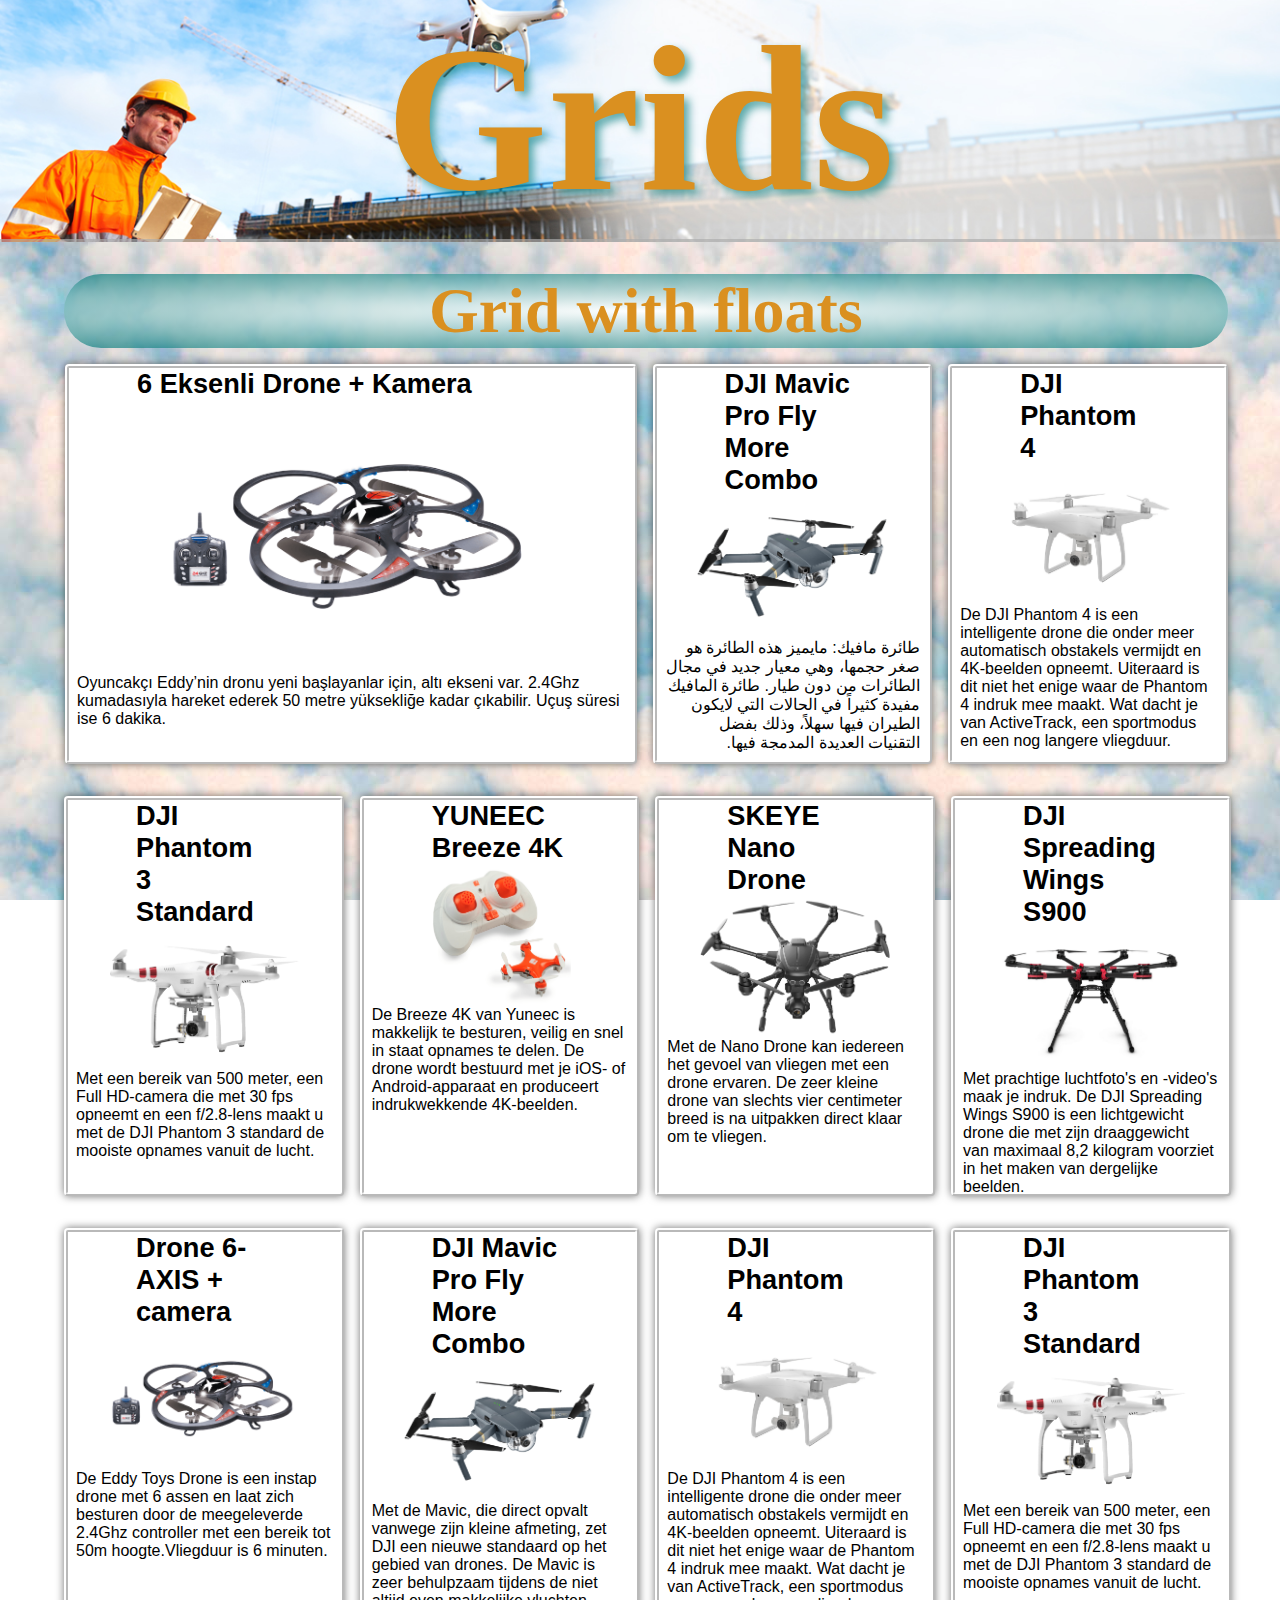
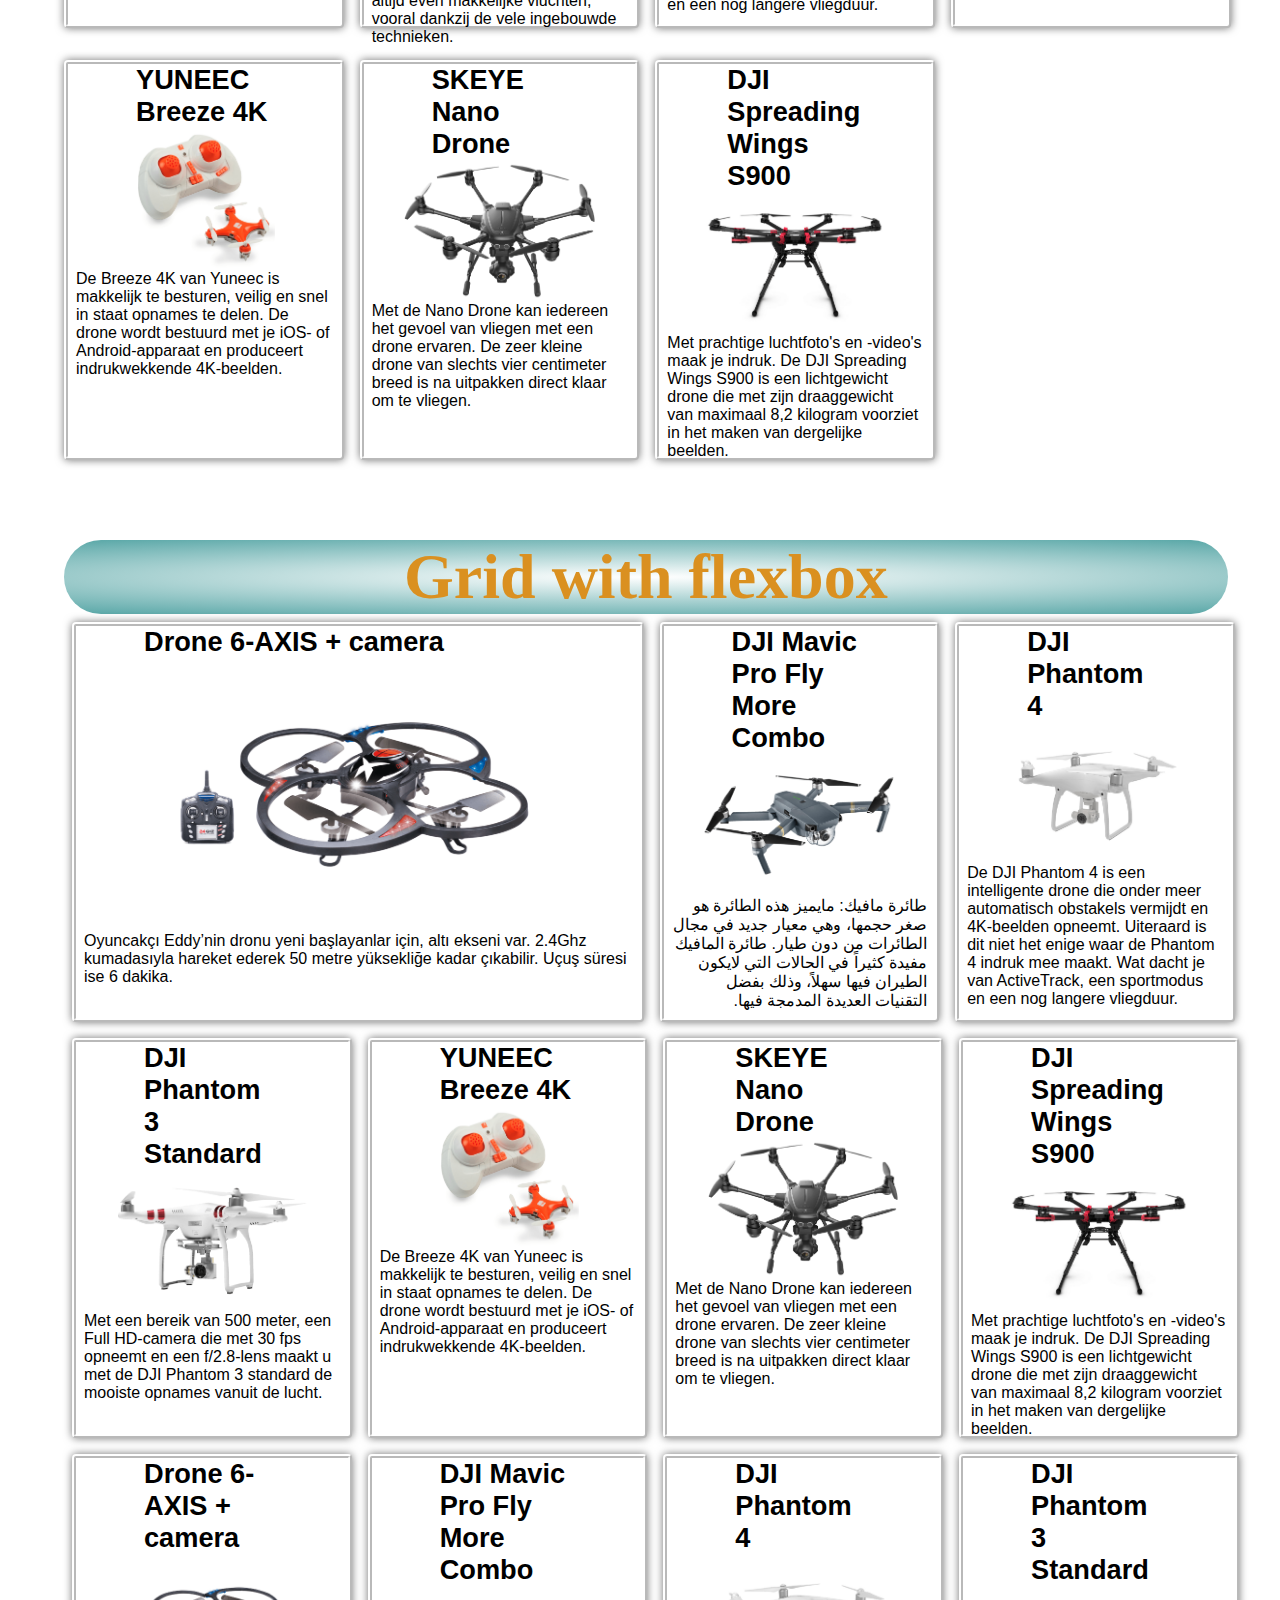
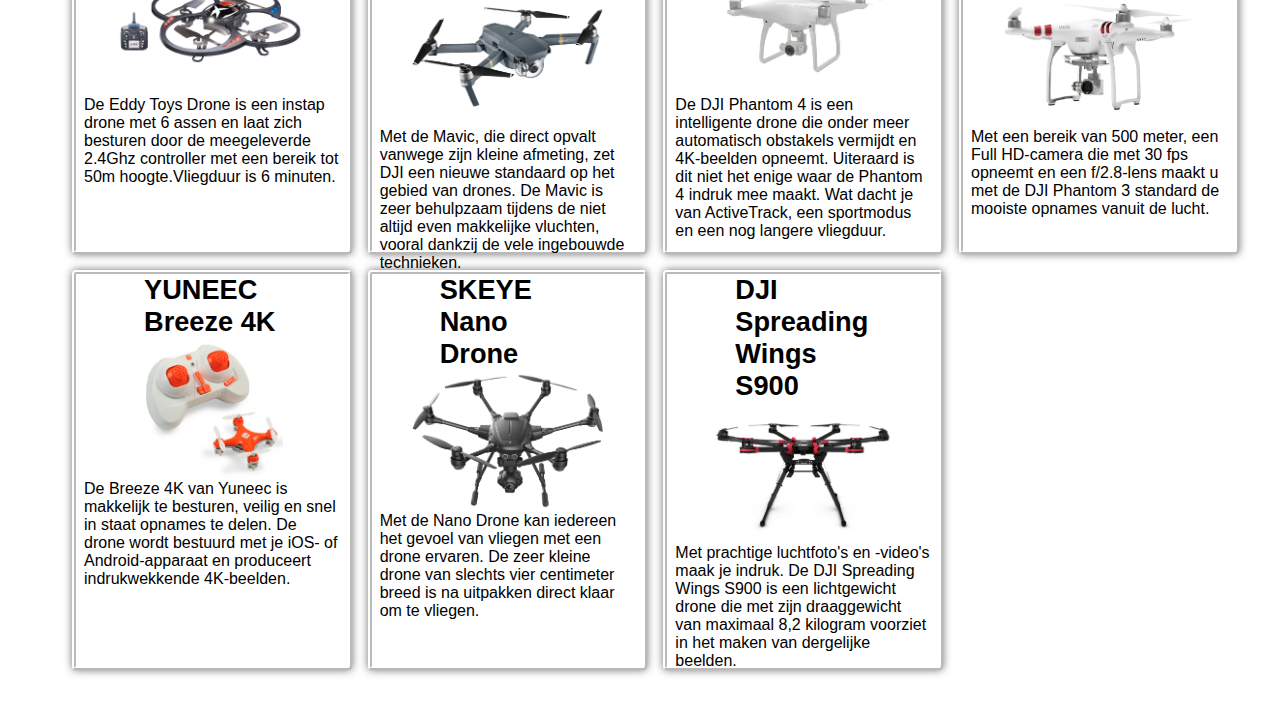
<file: week02/index.html>
<!doctype html>
<html>

<head>
    <meta charset="utf-8">
    <meta name="viewport" content="width=device-width, initial-scale=1.0">
    <title>Grids</title>
    <link rel="stylesheet" href="style.css">
</head>

<body>
    <header>
        <h1>Grids</h1>
    </header>
    <main>
        <section>
            <h2>Grid with floats</h2>
            <ul id="grid-floats">
                <li class="grid-item">
                    <h3>6 Eksenli Drone + Kamera</h3>
                    <img src="images/drone1.png">
                    <p>Oyuncakçı Eddy’nin dronu yeni başlayanlar için, altı ekseni var. 2.4Ghz kumadasıyla hareket ederek 50 metre yüksekliğe kadar çıkabilir. Uçuş süresi ise 6 dakika.</p>
                </li>
                <li class="grid-item">
                    <h3>DJI Mavic Pro Fly More Combo</h3>
                    <img src="images/drone2.png">
                    <p dir="rtl">طائرة مافيك: مايميز هذه الطائرة هو صغر حجمها، وهي معيار جديد في مجال الطائرات من دون طيار. طائرة المافيك مفيدة كثيراً في الحالات التي لايكون الطيران فيها سهلاً، وذلك بفضل التقنيات العديدة المدمجة فيها.</p>
                </li>
                <li class="grid-item">
                    <h3>DJI Phantom 4</h3>
                    <img src="images/drone3.png">
                    <p>De DJI Phantom 4 is een intelligente drone die onder meer automatisch obstakels vermijdt en 4K-beelden opneemt. Uiteraard is dit niet het enige waar de Phantom 4 indruk mee maakt. Wat dacht je van ActiveTrack, een sportmodus en een
                        nog langere vliegduur.</p>
                </li>
                <li class="grid-item">
                    <h3>DJI Phantom 3 Standard</h3>
                    <img src="images/drone4.png">
                    <p>Met een bereik van 500 meter, een Full HD-camera die met 30 fps opneemt en een f/2.8-lens maakt u met de DJI Phantom 3 standard de mooiste opnames vanuit de lucht.</p>
                </li>
                <li class="grid-item">
                    <h3>YUNEEC Breeze 4K</h3>
                    <img src="images/drone5.png">
                    <p>De Breeze 4K van Yuneec is makkelijk te besturen, veilig en snel in staat opnames te delen. De drone wordt bestuurd met je iOS- of Android-apparaat en produceert indrukwekkende 4K-beelden.</p>
                </li>
                <li class="grid-item">
                    <h3>SKEYE Nano Drone</h3>
                    <img src="images/drone6.png">
                    <p>Met de Nano Drone kan iedereen het gevoel van vliegen met een drone ervaren. De zeer kleine drone van slechts vier centimeter breed is na uitpakken direct klaar om te vliegen.</p>
                </li>
                <li class="grid-item">
                    <h3>DJI Spreading Wings S900</h3>
                    <img src="images/drone7.png">
                    <p>Met prachtige luchtfoto's en -video's maak je indruk. De DJI Spreading Wings S900 is een lichtgewicht drone die met zijn draaggewicht van maximaal 8,2 kilogram voorziet in het maken van dergelijke beelden.</p>
                </li>
                <li class="grid-item">
                    <h3>Drone 6-AXIS + camera</h3>
                    <img src="images/drone1.png">
                    <p>De Eddy Toys Drone is een instap drone met 6 assen en laat zich besturen door de meegeleverde 2.4Ghz controller met een bereik tot 50m hoogte.Vliegduur is 6 minuten.</p>
                </li>
                <li class="grid-item">
                    <h3>DJI Mavic Pro Fly More Combo</h3>
                    <img src="images/drone2.png">
                    <p>Met de Mavic, die direct opvalt vanwege zijn kleine afmeting, zet DJI een nieuwe standaard op het gebied van drones. De Mavic is zeer behulpzaam tijdens de niet altijd even makkelijke vluchten, vooral dankzij de vele ingebouwde technieken.</p>
                </li>
                <li class="grid-item">
                    <h3>DJI Phantom 4</h3>
                    <img src="images/drone3.png">
                    <p>De DJI Phantom 4 is een intelligente drone die onder meer automatisch obstakels vermijdt en 4K-beelden opneemt. Uiteraard is dit niet het enige waar de Phantom 4 indruk mee maakt. Wat dacht je van ActiveTrack, een sportmodus en een
                        nog langere vliegduur.</p>
                </li>
                <li class="grid-item">
                    <h3>DJI Phantom 3 Standard</h3>
                    <img src="images/drone4.png">
                    <p>Met een bereik van 500 meter, een Full HD-camera die met 30 fps opneemt en een f/2.8-lens maakt u met de DJI Phantom 3 standard de mooiste opnames vanuit de lucht.</p>
                </li>
                <li class="grid-item">
                    <h3>YUNEEC Breeze 4K</h3>
                    <img src="images/drone5.png">
                    <p>De Breeze 4K van Yuneec is makkelijk te besturen, veilig en snel in staat opnames te delen. De drone wordt bestuurd met je iOS- of Android-apparaat en produceert indrukwekkende 4K-beelden.</p>
                </li>
                <li class="grid-item">
                    <h3>SKEYE Nano Drone</h3>
                    <img src="images/drone6.png">
                    <p>Met de Nano Drone kan iedereen het gevoel van vliegen met een drone ervaren. De zeer kleine drone van slechts vier centimeter breed is na uitpakken direct klaar om te vliegen.</p>
                </li>
                <li class="grid-item">
                    <h3>DJI Spreading Wings S900</h3>
                    <img src="images/drone7.png">
                    <p>Met prachtige luchtfoto's en -video's maak je indruk. De DJI Spreading Wings S900 is een lichtgewicht drone die met zijn draaggewicht van maximaal 8,2 kilogram voorziet in het maken van dergelijke beelden.</p>
                </li>
            </ul>

        </section>
        <section>
            <h2>Grid with flexbox</h2>
            <ul id="grid-flex">
                <li class="grid-item">
                    <h3>Drone 6-AXIS + camera</h3>
                    <img src="images/drone1.png">
                    <p>Oyuncakçı Eddy’nin dronu yeni başlayanlar için, altı ekseni var. 2.4Ghz kumadasıyla hareket ederek 50 metre yüksekliğe kadar çıkabilir. Uçuş süresi ise 6 dakika.</p>
                </li>
                <li class="grid-item">
                    <h3>DJI Mavic Pro Fly More Combo</h3>
                    <img src="images/drone2.png">
                    <p dir="rtl">طائرة مافيك: مايميز هذه الطائرة هو صغر حجمها، وهي معيار جديد في مجال الطائرات من دون طيار. طائرة المافيك مفيدة كثيراً في الحالات التي لايكون الطيران فيها سهلاً، وذلك بفضل التقنيات العديدة المدمجة فيها.</p>
                </li>
                <li class="grid-item">
                    <h3>DJI Phantom 4</h3>
                    <img src="images/drone3.png">
                    <p>De DJI Phantom 4 is een intelligente drone die onder meer automatisch obstakels vermijdt en 4K-beelden opneemt. Uiteraard is dit niet het enige waar de Phantom 4 indruk mee maakt. Wat dacht je van ActiveTrack, een sportmodus en een
                        nog langere vliegduur.</p>
                </li>
                <li class="grid-item">
                    <h3>DJI Phantom 3 Standard</h3>
                    <img src="images/drone4.png">
                    <p>Met een bereik van 500 meter, een Full HD-camera die met 30 fps opneemt en een f/2.8-lens maakt u met de DJI Phantom 3 standard de mooiste opnames vanuit de lucht.</p>
                </li>
                <li class="grid-item">
                    <h3>YUNEEC Breeze 4K</h3>
                    <img src="images/drone5.png">
                    <p>De Breeze 4K van Yuneec is makkelijk te besturen, veilig en snel in staat opnames te delen. De drone wordt bestuurd met je iOS- of Android-apparaat en produceert indrukwekkende 4K-beelden.</p>
                </li>
                <li class="grid-item">
                    <h3>SKEYE Nano Drone</h3>
                    <img src="images/drone6.png">
                    <p>Met de Nano Drone kan iedereen het gevoel van vliegen met een drone ervaren. De zeer kleine drone van slechts vier centimeter breed is na uitpakken direct klaar om te vliegen.</p>
                </li>
                <li class="grid-item">
                    <h3>DJI Spreading Wings S900</h3>
                    <img src="images/drone7.png">
                    <p>Met prachtige luchtfoto's en -video's maak je indruk. De DJI Spreading Wings S900 is een lichtgewicht drone die met zijn draaggewicht van maximaal 8,2 kilogram voorziet in het maken van dergelijke beelden.</p>
                </li>
                <li class="grid-item">
                    <h3>Drone 6-AXIS + camera</h3>
                    <img src="images/drone1.png">
                    <p>De Eddy Toys Drone is een instap drone met 6 assen en laat zich besturen door de meegeleverde 2.4Ghz controller met een bereik tot 50m hoogte.Vliegduur is 6 minuten.</p>
                </li>
                <li class="grid-item">
                    <h3>DJI Mavic Pro Fly More Combo</h3>
                    <img src="images/drone2.png">
                    <p>Met de Mavic, die direct opvalt vanwege zijn kleine afmeting, zet DJI een nieuwe standaard op het gebied van drones. De Mavic is zeer behulpzaam tijdens de niet altijd even makkelijke vluchten, vooral dankzij de vele ingebouwde technieken.</p>
                </li>
                <li class="grid-item">
                    <h3>DJI Phantom 4</h3>
                    <img src="images/drone3.png">
                    <p>De DJI Phantom 4 is een intelligente drone die onder meer automatisch obstakels vermijdt en 4K-beelden opneemt. Uiteraard is dit niet het enige waar de Phantom 4 indruk mee maakt. Wat dacht je van ActiveTrack, een sportmodus en een
                        nog langere vliegduur.</p>
                </li>
                <li class="grid-item">
                    <h3>DJI Phantom 3 Standard</h3>
                    <img src="images/drone4.png">
                    <p>Met een bereik van 500 meter, een Full HD-camera die met 30 fps opneemt en een f/2.8-lens maakt u met de DJI Phantom 3 standard de mooiste opnames vanuit de lucht.</p>
                </li>
                <li class="grid-item">
                    <h3>YUNEEC Breeze 4K</h3>
                    <img src="images/drone5.png">
                    <p>De Breeze 4K van Yuneec is makkelijk te besturen, veilig en snel in staat opnames te delen. De drone wordt bestuurd met je iOS- of Android-apparaat en produceert indrukwekkende 4K-beelden.</p>
                </li>
                <li class="grid-item">
                    <h3>SKEYE Nano Drone</h3>
                    <img src="images/drone6.png">
                    <p>Met de Nano Drone kan iedereen het gevoel van vliegen met een drone ervaren. De zeer kleine drone van slechts vier centimeter breed is na uitpakken direct klaar om te vliegen.</p>
                </li>
                <li class="grid-item">
                    <h3>DJI Spreading Wings S900</h3>
                    <img src="images/drone7.png">
                    <p>Met prachtige luchtfoto's en -video's maak je indruk. De DJI Spreading Wings S900 is een lichtgewicht drone die met zijn draaggewicht van maximaal 8,2 kilogram voorziet in het maken van dergelijke beelden.</p>
                </li>
            </ul>
        </section>
    </main>
</body>

</html>
</file>
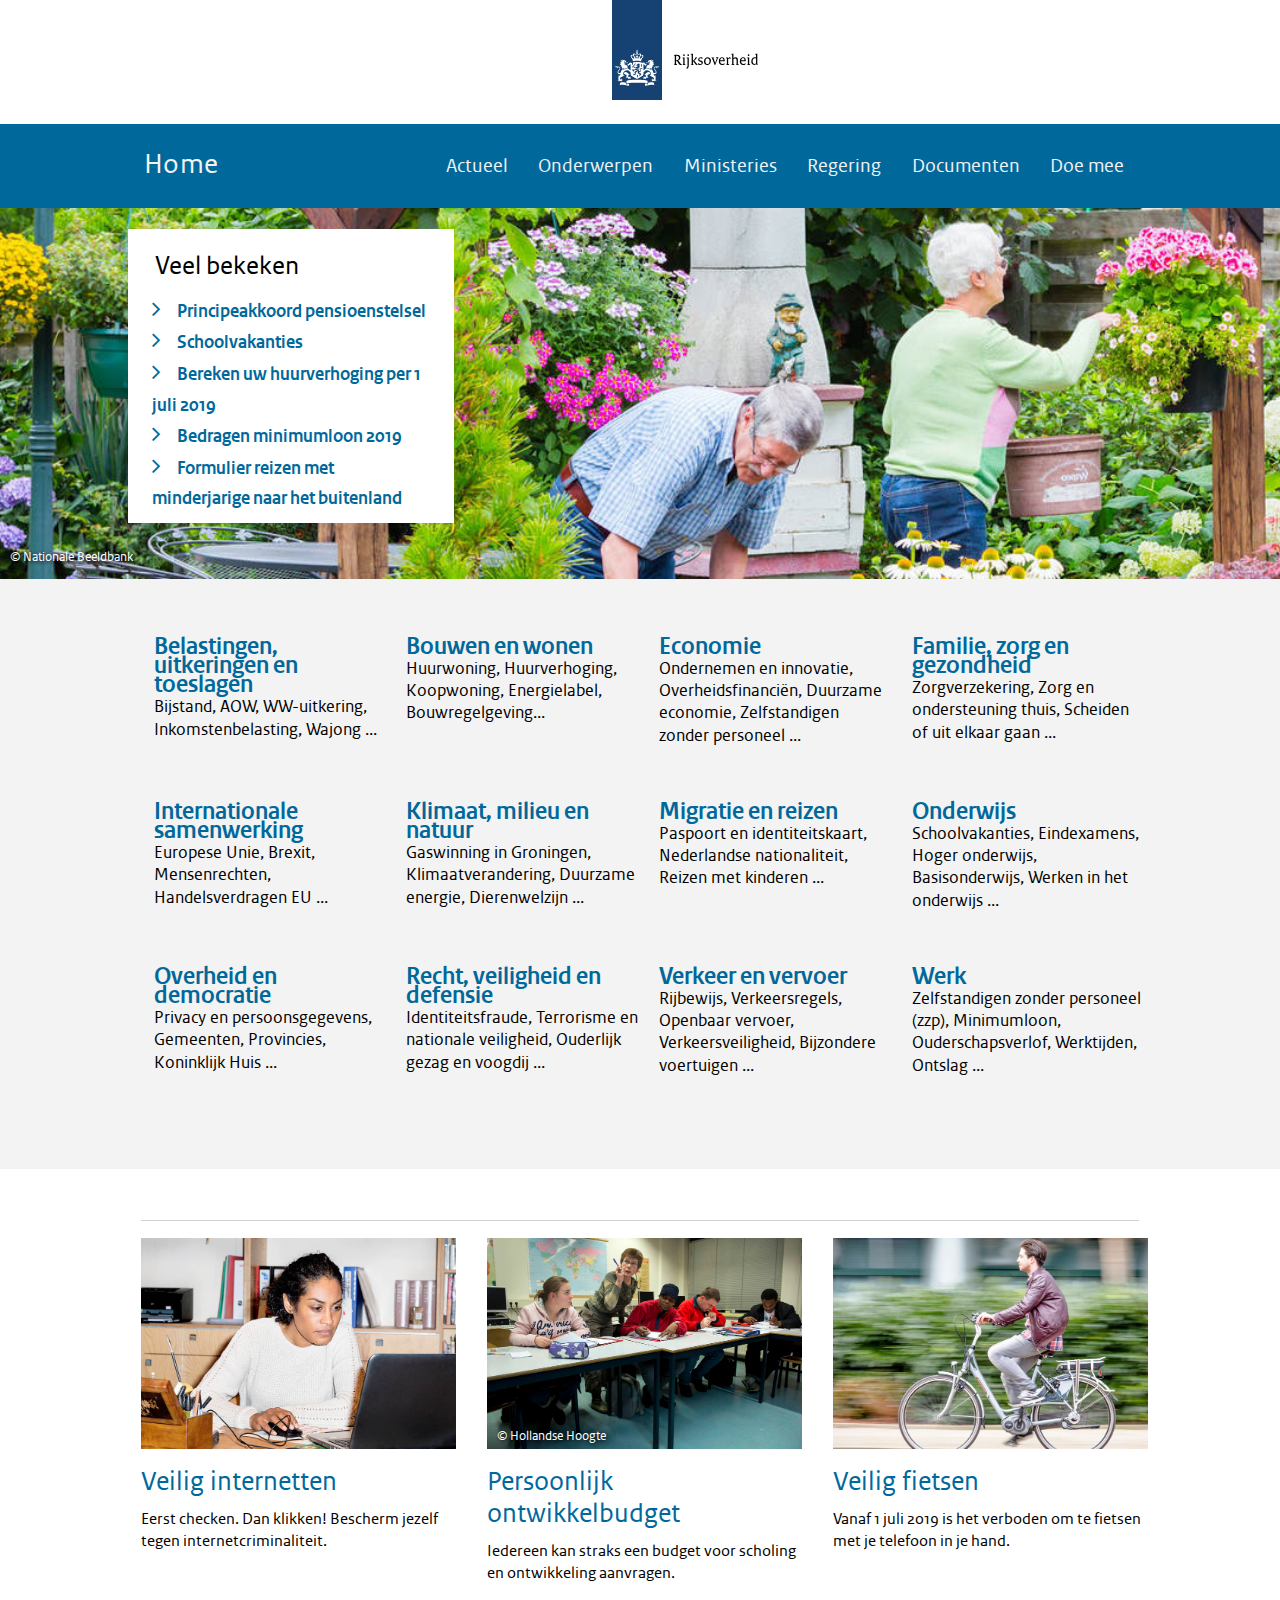
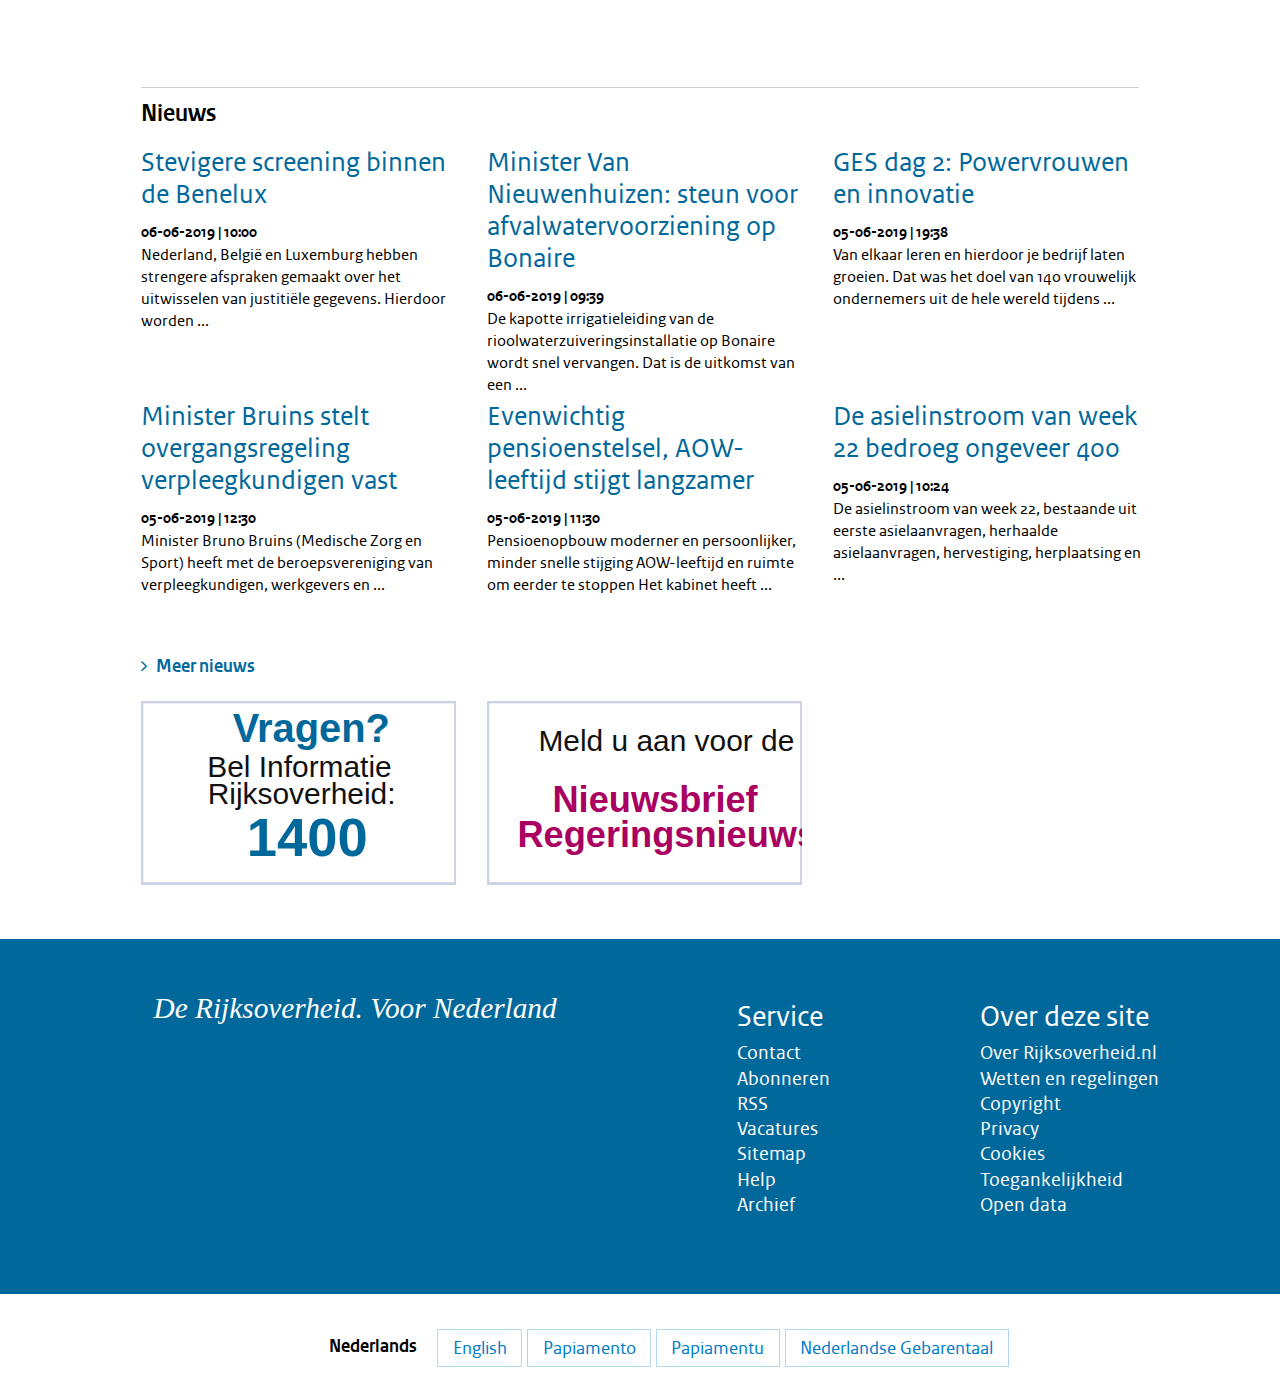
<file: week03/index.html>
<!DOCTYPE html>
<html lang="nl">

<!-- I messed this assignment up in a grand manner so I am listing the lessons I have learned for future reference at 1am in sunday right before the deadline

1-NEVER, NEVER try to salvage someone else's code even when trying to recreate the same thing. 
it would have been much better to do this from scratch rather than trying to earn some time by copying some of the html and css
from the original source. my confidence also took a devastating blow when I was faced with 22000 lines of css from the original document.
the prime example of my stupidty is the SVG part which is either some legacy content or the original author wanted to think outside of the box :p

2-Do not try to go for perfection since it wastes tons of time, you will never learn this arent you Arya?

3-Try to be decisive, you have wasted tons of time with the other pages before settling on this one.
 -->


<head>
    <meta charset="utf-8">
    <meta name="viewport" content="width=device-width, initial-scale=1.0">
    <meta http-equiv="X-UA-Compatible" content="IE=edge">
    <title>Rijksoverheid</title>
    <meta name="description" content="shamelessly remaking this site">
    <link rel="stylesheet" href="style.css">
    <link rel="stylesheet" href="https://cdnjs.cloudflare.com/ajax/libs/font-awesome/4.7.0/css/font-awesome.min.css">

    <!-- trying a pretty easy JS  here for the responsive navbar-->
    <script>
        function myFunction() {
            var x = document.getElementById("myTopnav");
            if (x.className === "topnav") {
                x.className += " responsive";
            } else {
                x.className = "topnav";
            }
        }
    </script>
</head>

<body>

    <header>
        <div>

            <img src="img/logo-ro.svg" alt="Rijksoverheid">
        </div>

        <nav>
            <div class="wrapper">
                <div class="topnav" id="myTopnav">
                    <a href="#home" class="active">Home</a>
                    <a href="#news">Actueel</a>
                    <a href="#contact">Onderwerpen</a>
                    <a href="#about">Ministeries</a>
                    <a href="#about">Regering</a>
                    <a href="#about">Documenten</a>
                    <a href="#about">Doe mee</a>
                    <a href="javascript:void(0);" class="icon" onclick="myFunction()">
                        <i class="fa fa-bars"></i>
                    </a>
                </div>
            </div>


        </nav>

        <div class="hero">


            <div class="middle">

                <h2>Veel bekeken</h2>
                <ul>
                    <li><i class="fa fa-angle-right fa-sm"></i><a href="https://www.rijksoverheid.nl/actueel/nieuws/2019/06/05/evenwichtig-pensioenstelsel-aow-stijgt-langzamer">
                        Principeakkoord pensioenstelsel</a></li>
                    <li><i class="fa fa-angle-right"></i><a href="https://www.rijksoverheid.nl/onderwerpen/schoolvakanties" class=" ">
                        Schoolvakanties</a></li>
                    <li><i class="fa fa-angle-right"></i><a href="https://www.rijksoverheid.nl/onderwerpen/huurverhoging/huurverhogingscheck">
                        Bereken uw huurverhoging per 1 juli 2019</a></li>
                    <li><i class="fa fa-angle-right"></i><a href="https://www.rijksoverheid.nl/onderwerpen/minimumloon/bedragen-minimumloon/bedragen-minimumloon-2019">
                        Bedragen minimumloon 2019</a></li>
                    <li><i class="fa fa-angle-right"></i><a href="https://www.rijksoverheid.nl/onderwerpen/reizen-met-kinderen/documenten/formulieren/2014/02/06/formulier-toestemming-reizen-met-minderjarige-naar-het-buitenland" class=" ">
                        Formulier reizen met minderjarige naar het buitenland</a></li>
                </ul>
            </div>

            <p class="copyright showCopyright">
                <span>©</span> Nationale Beeldbank</p>
        </div>

    </header>

    <main>

        <article>

            <div class="grid-wrapper">
                <div class="content">
                    <h3><a href="https://www.rijksoverheid.nl/onderwerpen/themas/belastingen-uitkeringen-en-toeslagen">Belastingen,
                            uitkeringen en toeslagen</a></h3>
                    <p>Bijstand, AOW, WW-uitkering, Inkomstenbelasting, Wajong ...</p>
                </div>


                <div class="content">
                    <h3><a href="https://www.rijksoverheid.nl/onderwerpen/themas/bouwen-en-wonen">Bouwen en wonen</a>
                    </h3>
                    <p>Huurwoning, Huurverhoging, Koopwoning, Energielabel, Bouwregelgeving...</p>
                </div>


                <div class="content">
                    <h3><a href="https://www.rijksoverheid.nl/onderwerpen/themas/economie">Economie</a></h3>
                    <p>Ondernemen en innovatie, Overheidsfinanciën, Duurzame economie, Zelfstandigen zonder personeel ...
                    </p>
                </div>


                <div class="content">
                    <h3><a href="https://www.rijksoverheid.nl/onderwerpen/themas/familie-zorg-en-gezondheid">Familie,
                            zorg en gezondheid</a></h3>
                    <p>Zorgverzekering, Zorg en ondersteuning thuis, Scheiden of uit elkaar gaan ...</p>
                </div>


                <div class="content">
                    <h3><a href="https://www.rijksoverheid.nl/onderwerpen/themas/internationale-samenwerking">Internationale
                            samenwerking</a></h3>
                    <p>Europese Unie, Brexit, Mensenrechten, Handelsverdragen EU ...</p>
                </div>


                <div class="content">
                    <h3><a href="https://www.rijksoverheid.nl/onderwerpen/themas/klimaat-milieu-en-natuur">Klimaat,
                            milieu en<br> natuur</a></h3>
                    <p>Gaswinning in Groningen, Klimaatverandering, Duurzame energie, Dierenwelzijn ...</p>
                </div>


                <div class="content">
                    <h3><a href="https://www.rijksoverheid.nl/onderwerpen/themas/migratie-en-reizen">Migratie en
                            reizen</a></h3>
                    <p>Paspoort en identiteitskaart, Nederlandse nationaliteit, Reizen met kinderen ...</p>
                </div>


                <div class="content">
                    <h3><a href="https://www.rijksoverheid.nl/onderwerpen/themas/onderwijs">Onderwijs</a></h3>
                    <p>Schoolvakanties, Eindexamens, Hoger onderwijs, Basisonderwijs, Werken in het onderwijs ...</p>
                </div>


                <div class="content">
                    <h3><a href="https://www.rijksoverheid.nl/onderwerpen/themas/overheid-en-democratie">Overheid en
                            democratie</a></h3>
                    <p>Privacy en persoonsgegevens, Gemeenten, Provincies, Koninklijk Huis ...</p>
                </div>

                <div class="content">
                    <h3><a href="https://www.rijksoverheid.nl/onderwerpen/themas/recht-veiligheid-en-defensie">Recht,
                            veiligheid en defensie</a></h3>
                    <p>Identiteitsfraude, Terrorisme en nationale veiligheid, Ouderlijk gezag en voogdij ...</p>
                </div>


                <div class="content">
                    <h3><a href="https://www.rijksoverheid.nl/onderwerpen/themas/verkeer-en-vervoer">Verkeer en
                            vervoer</a></h3>
                    <p>Rijbewijs, Verkeersregels, Openbaar vervoer, Verkeersveiligheid, Bijzondere voertuigen ...</p>
                </div>



                <div class="content">
                    <h3><a href="https://www.rijksoverheid.nl/onderwerpen/themas/werk">Werk</a></h3>
                    <p>Zelfstandigen zonder personeel (zzp), Minimumloon, Ouderschapsverlof, Werktijden, Ontslag ...
                    </p>
                </div>

            </div>

        </article>

        <section class="niuews">
            <div class="wrapper">
                <div class="brick">
                    <div class="brick-image">
                        <img src="img/veilig-internetten-uitgelicht-1.jpg" alt="">
                    </div>
                    <h3 class="external"><a href="https://veiliginternetten.nl/maakhetzeniettemakkelijk/">Veilig
                            internetten</a></h3>

                    <div class="brick-text">
                        <p>
                            Eerst checken. Dan klikken! Bescherm jezelf tegen internetcriminaliteit.</p>
                    </div>
                </div>
                <div class="brick">
                    <div class="brick-image">
                        <img src="img/uitgelicht-leven-lang-leren.jpg" alt="">

                        <p class="copyright">
                            <span>©</span> Hollandse Hoogte</p>
                    </div>


                    <h3 class="external"><a href="https://www.rijksoverheid.nl/actueel/nieuws/2019/06/03/persoonlijk-ontwikkelbudget-voor-iedereen">Persoonlijk
                            ontwikkelbudget</a></h3>

                    <div class="brick-text">
                        <p>
                            Iedereen kan straks een budget voor scholing en ontwikkeling aanvragen.&nbsp;</p>
                    </div>
                </div>
                <div class="brick">

                    <div class="brick-image">
                        <img src="img/electrisch_fietsen_1920x1280.jpg" alt="">

                    </div>

                    <h3 class="faq"><a href="https://www.rijksoverheid.nl/onderwerpen/fiets/vraag-en-antwoord/mag-ik-bellen-en-naar-muziek-luisteren-op-de-fiets">Veilig
                            fietsen</a></h3>

                    <div class="brick-text">
                        <p>
                            Vanaf 1 juli 2019 is het verboden om te fietsen met je telefoon in je hand.&nbsp;</p>
                    </div>
                </div>
            </div>





        </section>


        <section class="niuews2">
            <h2>Nieuws</h2>
            <div class="wrapper2">
                <div class="brick">
                    <h3><a href="https://www.rijksoverheid.nl/actueel/nieuws/2019/06/06/stevigere-screening-binnen-de-benelux">Stevigere
                            screening binnen de Benelux</a></h3>
                    <div class="brick-text">
                        <p>
                            <span class="publDate">06-06-2019 | 10:00</span>
                        </p>
                        <p>Nederland, België en Luxemburg hebben strengere afspraken gemaakt over het uitwisselen van justitiële gegevens.&nbsp;Hierdoor worden ...</p>
                    </div>
                </div>

                <div class="brick">
                    <h3><a href="https://www.rijksoverheid.nl/actueel/nieuws/2019/06/06/minister-van-nieuwenhuizen-steun-voor-afvalwatervoorziening-op-bonaire">Minister
                            Van Nieuwenhuizen: steun voor afvalwatervoorziening op Bonaire</a></h3>
                    <div class="brick-text">
                        <p>
                            <span class="publDate">06-06-2019 | 09:39</span>
                        </p>
                        <p>De kapotte irrigatieleiding van de rioolwaterzuiveringsinstallatie op Bonaire wordt snel vervangen. Dat is de uitkomst van een ...</p>
                    </div>

                </div>

                <div class="brick">
                    <h3><a href="https://www.rijksoverheid.nl/actueel/nieuws/2019/06/05/ges-dag-2-powervrouwen-en-innovatie">GES
                            dag 2: Powervrouwen en innovatie</a></h3>
                    <div class="brick-text">
                        <p>
                            <span class="publDate">05-06-2019 | 19:38</span>
                        </p>
                        <p>Van elkaar leren en hierdoor je bedrijf laten groeien. Dat was het doel van 140 vrouwelijk ondernemers uit de hele wereld tijdens ...
                        </p>
                    </div>
                </div>

                <div class="brick">
                    <h3><a href="https://www.rijksoverheid.nl/actueel/nieuws/2019/06/05/minister-bruins-stelt-overgangsregeling-verpleegkundigen-vast">Minister
                            Bruins stelt overgangsregeling verpleegkundigen vast</a></h3>
                    <div class="brick-text">
                        <p>
                            <span class="publDate">05-06-2019 | 12:30</span>
                        </p>
                        <p>Minister Bruno Bruins (Medische Zorg en Sport) heeft met&nbsp;de beroepsvereniging van verpleegkundigen, werkgevers en ...</p>
                    </div>
                </div>

                <div class="brick">
                    <h3><a href="https://www.rijksoverheid.nl/actueel/nieuws/2019/06/05/evenwichtig-pensioenstelsel-aow-stijgt-langzamer">Evenwichtig
                            pensioenstelsel, AOW-leeftijd stijgt langzamer</a></h3>
                    <div class="brick-text">
                        <p>
                            <span class="publDate">05-06-2019 | 11:30</span>
                        </p>
                        <p>Pensioenopbouw moderner en persoonlijker, minder snelle stijging AOW-leeftijd en ruimte om eerder te stoppen Het kabinet heeft ...
                        </p>
                    </div>


                </div>

                <div class="brick">
                    <h3><a href="https://www.rijksoverheid.nl/actueel/nieuws/2019/06/05/de-asielinstroom-van-week-22-bedroeg-ongeveer-400">De
                            asielinstroom van week 22 bedroeg ongeveer 400</a></h3>
                    <div class="brick-text">
                        <p>
                            <span class="publDate">05-06-2019 | 10:24</span>
                        </p>
                        <p>De asielinstroom van week 22, bestaande uit eerste asielaanvragen, herhaalde asielaanvragen, hervestiging, herplaatsing en ...</p>
                    </div>
                </div>

                <a class="more" href="https://www.rijksoverheid.nl/actueel/nieuws"><i class="fa fa-angle-right"></i>&nbsp;&nbsp;&nbsp;Meer nieuws</a>


            </div>

        </section>

        <aside>
            <div class="wrapper">
                <div class="brick_banner">
                    <a href="https://www.rijksoverheid.nl/contact">
                        <svg xmlns="http://www.w3.org/2000/svg" xlink="http://www.w3.org/1999/xlink" id="Layer_1" style="enable-background:new 0 0 270 157;" version="1.1" viewBox="0 0 270 157" x="0px" xml:space="preserve" y="0px">
                        <rect class="stijl01" height="157" width="270"></rect>
                        <text class="stijl04" transform="matrix(1.1 0 0 1.1 78.4326 35.5)">Vragen?</text>
                        <text class="stijl02" transform="matrix(1 0 0 1 56.7334 64.75)">Bel
                            Informatie</text></text>
                        <text class="stijl02" transform="matrix(1 0 0 1 57.1113 88)">Rijksoverheid:</text>
                        <text class="stijl04" transform="matrix(1.5 0 0 1.5 90.5903 132.5)">1400</text>
                    </svg></a>
                </div>

                <div class="brick_banner">
                    <a href="https://www.rijksoverheid.nl/actueel/nieuwsbrieven/regeringsnieuws">
                        <svg xmlns="http://www.w3.org/2000/svg" xlink="http://www.w3.org/1999/xlink" id="Layer_1" style="enable-background:new 0 0 270 157;" version="1.1" viewBox="0 0 270 157" x="0px" xml:space="preserve" y="0px">
                        <rect class="stijl01" height="157" width="270"></rect>
                        <text class="stijl02" transform="matrix(1 0 0 1 44 43)">Meld u aan voor de</text>
                        <text class="stijl03" transform="matrix(1 0 0 1 56 95)">Nieuwsbrief</text>
                        <text class="stijl03" transform="matrix(1 0 0 1 26 125)">Regeringsnieuws</text>
                    </svg></a>
                </div>
            </div>


        </aside>


    </main>

    <footer>
        <div class="wrapper">
            <div class="column">
                <span>De Rijksoverheid. Voor Nederland</span>
            </div>
            <div class="column">
                <h2>Service</h2>
                <ul>

                    <li>
                        <a href="https://www.rijksoverheid.nl/contact">Contact</a>
                    </li>
                    <li>
                        <a href="https://www.rijksoverheid.nl/abonneren">Abonneren</a>
                    </li>
                    <li>
                        <a href="https://www.rijksoverheid.nl/rss">RSS</a>
                    </li>
                    <li>
                        <a href="https://www.rijksoverheid.nl/vacatures">Vacatures</a>
                    </li>
                    <li>
                        <a href="https://www.rijksoverheid.nl/sitemap">Sitemap</a>
                    </li>
                    <li>
                        <a href="https://www.rijksoverheid.nl/help">Help</a>
                    </li>
                    <li>
                        <a href="https://www.rijksoverheid.nl/archief">Archief</a>
                    </li>
                </ul>
            </div>
            <div class="column">
                <h2>Over deze site</h2>
                <ul>

                    <li>
                        <a href="https://www.rijksoverheid.nl/over-rijksoverheid-nl">Over Rijksoverheid.nl</a>
                    </li>
                    <li>
                        <a href="https://www.rijksoverheid.nl/wetten-en-regelingen">Wetten en regelingen</a>
                    </li>
                    <li>
                        <a href="https://www.rijksoverheid.nl/copyright">Copyright</a>
                    </li>
                    <li>
                        <a href="https://www.rijksoverheid.nl/privacy">Privacy</a>
                    </li>
                    <li>
                        <a href="https://www.rijksoverheid.nl/cookies">Cookies</a>
                    </li>
                    <li>
                        <a href="https://www.rijksoverheid.nl/toegankelijkheid">Toegankelijkheid</a>
                    </li>
                    <li>
                        <a href="https://www.rijksoverheid.nl/opendata">Open data</a>
                    </li>
                </ul>
            </div>
        </div>

    </footer>

    <div class="languages">
        <div class="wrapper">
            <ul>
                <li class="selected">
                    Nederlands</li>
                <li>
                    <a href="https://www.government.nl/" lang="en">English</a>
                </li>
                <li>
                    <a href="https://www.gobiernodireino.nl/" lang="pap">Papiamento</a>
                </li>
                <li>
                    <a href="https://www.gobiernudireino.nl/" lang="pap">Papiamentu</a>
                </li>
                <li>
                    <a href="https://www.rijksoverheid.nl/onderwerpen/overheidscommunicatie/nederlandse-gebarentaal">Nederlandse
                                Gebarentaal</a>
                </li>
            </ul>
        </div>
    </div>

</body>

</html>
</file>
<file: week02/style.css>
*,
*:before,
*:after {
    margin: 0;
    padding: 0;
    border: 0;
    font-size: 100%;
    font: inherit;
    vertical-align: baseline;
    box-sizing: inherit;
}


/* My main goal for this homework is to minimize the amount of code and keeping it simple and clean.
In my last 2 projects I noticed that I kept going and going adding tons of extra things for eye candy and I was repeating myself over and over again.

edit: I also started with a desktop first with this one but I will try to do mobile first from now on :3 */

body {
    background-image: url("images/Clouds.jpg");
    background-attachment: fixed;
    background-repeat: repeat;
    background-origin: content-box, padding-box;
}

p {
    font-family: Arial, Helvetica, sans-serif;
    font-size: 1em;
    margin: 0em 0.5em 0.1em 0.5em;
}

h1 {
    display: inline-flex;
    font-size: 13em;
    font-weight: bold;
    justify-content: center;
    width: 100%;
    height: auto;
    background-image: url("images/Drone.jpg");
    background-attachment: local;
    background-repeat: no-repeat;
    background-origin: content-box, padding-box;
    background-size: cover;
    background-position: 0% 55%;
    box-sizing: border-box;
    border-bottom: outset rgba(255, 255, 255, 0.671);
    color: rgb(218, 144, 32);
    text-shadow: 5px 5px 9px rgb(17, 129, 129, 0.671);
}

h2 {
    display: inline-flex;
    float: left;
    font-size: 4em;
    font-weight: bold;
    justify-content: center;
    width: 95.7%;
    background: radial-gradient(80% 60%, white, rgba(17, 129, 129, 0.671));
    border-radius: 40px;
    color: rgb(218, 144, 32);
    animation-name: burningturning;
    animation-duration: 2s;
    animation-iteration-count: infinite;
}

h3 {
    font-family: Arial, Helvetica, sans-serif;
    font-size: 1.7em;
    margin: 0em 2.5em 0em 2.5em;
    font-weight: bold;
}


/* Attempting "Bonus objective: Keyframes Animation"...
Just wanted to do a simple animation like this to emulate a pseudo cloud effect :p
The effect is a bit stuttery now, could have included more *frames* in here to smooth it out but not doing it because 
of time restraints :p  */

@keyframes burningturning {
    0%,
    100% {
        background: radial-gradient(80% 60%, white, rgba(17, 129, 129, 0.671));
    }
    75% {
        background: radial-gradient(70% 70%, white, rgba(17, 129, 129, 0.671));
    }
    50% {
        background: radial-gradient(60% 80%, white, rgba(17, 129, 129, 0.671));
    }
    25% {
        background: radial-gradient(70% 70%, white, rgba(17, 129, 129, 0.671));
    }
}

section {
    box-sizing: border-box;
    padding: 2em 0em 2em 4em;
}

#grid-floats .grid-item {
    float: left;
    width: 23%;
    height: 25em;
    display: block;
    margin: 1em 1em 1em 0em;
    border: 4px ridge #ffffffd3;
    border-radius: 4px;
    box-shadow: 0 0 0.5em rgba(0, 0, 0, 0.555);
    background-color: rgb(255, 255, 255);
    transition: transform 0.2s;
}

#grid-floats .grid-item:hover {
    transform: scale(1.02);
    box-shadow: 0 0 1em rgba(184, 112, 5, 0.904);
}

#grid-floats::before,
#grid-floats::after {
    display: table;
    content: " ";
    clear: both;
}

#grid-floats .grid-item:first-child {
    width: 47%;
    margin-left: 1px;
}

#grid-floats .grid-item:first-child img {
    max-height: 70%;
    margin: 0em auto 0em auto;
}


/* Tried something crazy here with the nthchild selector, leaving it below as is to remind me of the lunacy :p */


/* #grid-floats .grid-item:nth-of-type(n+2):nth-of-type(even):nth-of-type(-n+14) {
    background-color: #298EB2;
    box-shadow: inset -3px -3px 10px rgba(0, 0, 0, 0.4), 0 0 10px black;
    float: left;
    margin: 0.5em;
    position: relative;
}

#grid-floats .grid-item:nth-of-type(n+2):nth-of-type(odd):nth-of-type(-n+14) {
    background-color: rgb(165, 68, 173);
    box-shadow: inset -3px -3px 10px rgba(0, 0, 0, 0.4), 0 0 10px black;
    float: right;
    margin: 0.5em;
    position: relative;
} */

#grid-flex {
    display: inline-flex;
    flex-direction: row;
    flex-wrap: wrap;
    justify-content: flex-start;
}

#grid-flex .grid-item {
    width: 23%;
    display: block;
    height: 25em;
    border: 4px ridge #ffffffd3;
    border-radius: 4px;
    box-shadow: 0 0 0.5em rgba(0, 0, 0, 0.555);
    background-color: rgb(255, 255, 255);
    transition: transform 0.2s;
    margin: 0.5em;
}

#grid-flex .grid-item:first-child {
    width: 47%;
    margin: 0.5em 0.5em 0.5em 0.5em;
}

#grid-flex .grid-item:first-child img {
    max-height: 70%;
    margin: 0em auto 0em auto;
}

#grid-flex .grid-item:hover {
    transform: scale(1.02);
    box-shadow: 0 0 1em rgba(184, 112, 5, 0.904);
}

img {
    max-width: 70%;
    height: auto;
    display: block;
    margin: 0em auto 0em auto;
}

@media all and (max-width: 1000px) and (min-width: 800px) {
    * {
        font-size: 90%
    }
    p {
        font-size: 1.8em;
    }
    h3 {
        font-size: 2.1em;
    }
    #grid-floats .grid-item {
        width: 31%;
        height: 38em;
    }
    #grid-floats .grid-item:nth-child(-n+2) {
        width: 47%;
        margin-left: 1px;
    }
    #grid-flex .grid-item {
        width: 31%;
        height: 38em;
    }
    #grid-flex .grid-item:nth-child(-n+2) {
        width: 47%;
    }
}

@media all and (max-width: 799px) and (min-width: 420px) {
    * {
        font-size: 80%
    }
    p {
        font-size: 2.5em;
    }
    h3 {
        font-size: 3em;
    }
    #grid-floats .grid-item {
        width: 47%;
        height: 47em;
    }
    #grid-floats .grid-item:first-child {
        width: 95%;
        margin-left: 1px;
    }
    #grid-flex .grid-item {
        width: 47%;
        height: 47em;
    }
    #grid-flex .grid-item:first-child {
        width: 95%;
    }
}


/* Yes!, finished under 250 lines as if that was a goal or something :p  */
</file>
<file: week03/style.css>
*,
*:before,
*:after {
    margin: 0;
    padding: 0;
    border: 0;
    font-size: 16px;
    font: inherit;
    vertical-align: baseline;
    box-sizing: border-box;
}

@font-face {
    font-family: "ROSans";
    src: url("font/rijksoverheidsanstext-regular.ttf") format('truetype');
}

@font-face {
    font-family: "ROSans";
    src: url("font/rijksoverheidsansheading-bold.ttf") format('truetype');
    font-weight: bold;
}

@font-face {
    font-family: "ROSans";
    src: url("font/rijksoverheidserif-italic.ttf") format('truetype');
    font-style: italic;
}

body {
    font-family: "ROSans", Calibri, sans-serif;
    font-weight: normal;
    font-size: 1.125rem;
    font-size: 100%;
    -webkit-text-size-adjust: 100%;
    background-color: white;
}

header img {
    margin: 0% 0% -0.2em 47.79%;
}

.topnav {
    overflow: hidden;
    background-color: #01689b;
    text-align: right;
    min-height: 5.2rem;
    padding: 1.1em;
}

.topnav a:first-child {
    float: left;
    font-size: 1.625rem;
    margin: 0.3em 0 0 10%;
    letter-spacing: 0.48px;
}

.topnav a:nth-child(7) {
    margin-right: 11%;
}

.topnav a {
    display: inline-block;
    color: #f2f2f2;
    text-align: center;
    text-decoration: none;
    font-size: 1.1rem;
    margin: 0.8em 0em 0.5em 1.5em;
}

.topnav a:hover {
    text-decoration: underline;
}

.topnav .icon {
    display: none;
}

.hero {
    background-image: url("img/met-pensioen-gaan-hero.jpg");
    height: 23.2rem;
    background-attachment: local;
    background-repeat: no-repeat;
    background-origin: content-box, padding-box;
    background-size: cover;
    background-position: 0% 50%;
    box-sizing: border-box;
}

.middle {
    background-color: white;
    box-sizing: border-box;
    display: block;
    float: left;
    height: 79%;
    width: 25.5%;
    margin: 1.7% 0 0 10%;
    padding: 1.5rem;
}

.middle h2 {
    line-height: 1.55rem;
    font-size: 1.525rem;
    justify-content: center;
    margin: 0.1rem 0 .655em 0.20rem;
}

.middle ul li {
    font-weight: bolder;
    font-size: 1.5rem;
    color: #01689b;
    display: block;
    position: relative;
    line-height: 1.85rem;
    word-wrap: break-word;
    /* margin-left: 1em; */
}

.middle ul li a {
    text-decoration: none;
    color: inherit;
    padding-left: 0.7em;
    font-size: 1.125rem;
}

.fa .fas {
    font-weight: 900;
}

.copyright {
    position: absolute;
    color: #fff;
    z-index: 10;
    padding: 5px 0 0 10px;
    line-height: 1.375em;
    text-shadow: 1px 1px 4px #000;
    font-size: .7em;
}

.hero .copyright {
    margin-top: 21rem;
}

article {
    background-color: #f3f3f3;
}

article .grid-wrapper {
    display: grid;
    grid-template-columns: 24% 24% 24% 24%;
    grid-template-rows: 31% 31% 31%;
    grid-column-gap: 1.2rem;
    grid-row-gap: 1.2rem;
    margin: 0 12% 0 12%;
    padding-top: 3.75rem;
    padding-bottom: 3.75rem;
}

.grid-wrapper .content {
    min-height: 9rem;
    width: auto;
}

.grid-wrapper .content h3 a {
    color: #01689b;
    text-decoration: none;
    text-transform: none;
    font-size: 1.48rem;
    line-height: 1.2rem;
    margin-bottom: 5px;
    font-weight: bold;
}

.grid-wrapper .content h3 a:hover {
    text-decoration: underline;
}

.grid-wrapper .content p {
    line-height: 1.375em;
    margin-bottom: 0;
    font-size: 1.01rem
}

section.niuews {
    padding: 4% 11% 4% 11%;
}

.brick img {
    width: 100%;
    margin: 5px 0 15px 0;
}

.brick h3 {
    font-size: 1.57rem;
    line-height: 2rem;
    font-weight: normal;
    margin: 0 0 10px 0;
    word-break: break-word;
}

.brick h3 a {
    text-decoration: none;
    color: #01689b;
}

.brick h3 a:hover {
    text-decoration: underline;
}

.brick p {
    color: #000;
    font-size: 0.92rem;
    line-height: 1.375rem;
    word-break: break-word;
}

.brick p .publDate {
    font-weight: bold;
}

.niuews2 h2 {
    padding: 0.6em 0 0.4em 0;
    font-size: 1.525rem;
    font-weight: bold;
}

.niuews2 a.more {
    clear: both;
    float: left;
    text-decoration: none;
    position: relative;
    display: block;
    /* padding-left: 1em; */
    font-weight: bold;
    color: #01689b;
    font-size: 1.125rem;
    line-height: 1.625rem;
    text-decoration: none;
    width: auto;
}

.niuews2 a.more:hover {
    text-decoration: underline;
}

.brick .copyright {
    margin-top: -3.5em;
    position: absolute;
    color: #fff;
    z-index: 10;
    padding: 5px 0 0 10px;
    line-height: 1.375em;
    text-shadow: 1px 1px 4px #000;
    font-size: .7em;
}

section .wrapper {
    display: grid;
    grid-template-columns: 31.6% 31.6% 31.6%;
    grid-column-gap: 1.9rem;
    border-top: 1px solid #d4cdcd;
    padding: 1.20% 0% 0% 0%;
}

section.niuews2 {
    padding: 4% 11% 4% 11%;
}

.niuews2 h2 {
    border-top: 1px solid #d4cdcd;
}

section .wrapper2 {
    display: grid;
    grid-template-columns: 31.6% 31.6% 31.6%;
    grid-template-rows: 42% 42%;
    grid-column-gap: 1.9rem;
    grid-row-gap: 1.9rem;
    padding: 1.20% 0% 0% 0%;
}

aside .wrapper {
    display: flex;
    padding: 4% 11% 4% 11%;
    margin-top: -5rem;
}

aside .brick_banner {
    width: 31.6%;
    margin-right: 1.9rem;
}


/* took these stylings out of the original site, still trying to grasp why they did the styling with svg since I cant find a clear answer :/ */

.stijl01 {
    fill: #FFFFFF;
    stroke: #CBD2E3;
    stroke-width: 4;
    stroke-miterlimit: 10;
}

.stijl02 {
    fill: #111111;
    font-size: 1.6rem;
    font-family: "RO Sans", Calibri, Verdana, sans-serif;
}

.stijl03 {
    fill: #a90061;
    font-weight: bold;
    font-size: 31px;
    font-family: "RO Sans", Calibri, Verdana, sans-serif;
}

.stijl04 {
    fill: #01689b;
    font-weight: bold;
    font-size: 31px;
    font-family: "RO Sans", Calibri, Verdana, sans-serif;
    margin-top: 1rem;
}

footer {
    background-color: #01689b;
    border: 0;
    padding-bottom: 0;
    height: 20em;
}

footer::before,
footer::after {
    content: ' ';
    display: table;
}

footer .wrapper {
    display: grid;
    grid-template-columns: 60% 25% 25%;
    padding: 4% 12% 4% 12%;
}

footer .column span {
    display: block;
    padding-bottom: 25px;
    color: #fff;
    font-size: 1.65em;
    font-family: "RO Serif";
    font-style: italic;
    font-weight: normal;
    line-height: 1.2381;
}

footer .wrapper .column ul li {
    list-style: none;
    line-height: 1.425;
}

footer .wrapper .column h2 {
    color: #fff;
    margin: 0.5em 0 0.4em 0;
    padding-top: 0;
    color: #fff;
    font-weight: normal;
    font-size: 1.5em;
    border: 0;
}

footer .wrapper .column ul li a {
    text-decoration: none;
    color: #fff;
}

footer .wrapper .column ul li a:hover {
    text-decoration: underline;
}

.languages {
    background-color: white;
}

.languages .wrapper {
    padding: 30px 15px;
    margin: 0 auto;
}

.languages .wrapper ul {
    text-align: center;
}

.languages .wrapper ul li {
    display: block;
    float: left;
    width: auto;
}

.languages .wrapper ul li.selected {
    margin: 0.6rem 0.7rem 1rem 19rem;
    padding: 0.3rem 0.6rem 0.3rem 0.6rem;
    border: 0;
    color: #000;
    font-weight: 700;
}

.languages .wrapper ul li a {
    padding: 0.6rem 0.9rem 0.6rem 0.9rem;
    background: 0;
    border: 1px solid #b2d7ee;
    color: #007bc7;
    margin: 0.3em 0.3em 0.3em 0;
    font-size: 0.95em;
    text-decoration: none;
    float: left;
}

@media screen and (max-width: 765px) {
    .topnav a:not(:first-child) {
        display: none;
    }
    .topnav a.icon {
        float: right;
        display: block;
    }
}

@media screen and (max-width: 765px) {
    .topnav.responsive {
        position: relative;
    }
    .topnav.responsive .icon {
        position: absolute;
        right: 0;
        top: 0;
        margin: 1.3em 0.5em 0.5em 0.5em;
    }
    .topnav.responsive a {
        float: none;
        display: block;
        text-align: left;
    }
}

@media screen and (min-width: 1200px) {
    body {
        font-size: 111%;
        -webkit-text-size-adjust: 111%;
    }
}

@media all and (max-width: 766px) and (min-width: 359px) {
    body {
        font-size: 50%;
        -webkit-text-size-adjust: 50%
    }
    .middle {
        height: 90%;
        width: 88%;
        margin: 4% 6% 4% 6%;
        padding: 1rem;
    }
    .middle h2 {
        line-height: 1.35rem;
        font-size: 1.325rem;
        justify-content: center;
        margin: 0.1rem 0 .655em 0.20rem;
    }
    .middle ul li {
        font-weight: bolder;
        font-size: 1.4rem;
        color: #01689b;
        display: block;
        position: relative;
        line-height: 1.85rem;
        word-wrap: break-word;
    }
    article .grid-wrapper {
        grid-template-columns: 100%;
        grid-template-rows: auto;
        grid-column-gap: 0;
        margin: 0 4% 0 4%;
        grid-row-gap: 1.2rem;
        padding-top: 1.75rem;
        padding-bottom: 1.75rem;
    }
    .grid-wrapper .content {
        min-height: 5rem;
        /* width: 90%; */
    }
    section .wrapper2 {
        grid-template-columns: 100%;
        grid-column-gap: 0;
        grid-template-rows: auto;
        grid-row-gap: 1.5rem;
        margin-bottom: 5.5rem;
    }
    section .wrapper {
        grid-template-columns: 100%;
        grid-template-rows: auto;
        grid-row-gap: 1.5rem;
        grid-column-gap: 1.9rem;
    }
    .brick img {
        width: 100%;
        margin: 5px 0 15px 0;
    }
    .languages .wrapper ul li.selected {
        margin: 0.5rem 0.5rem 1rem 0.5rem;
    }
    aside .wrapper {
        flex-direction: column;
        padding: 4em;
    }
    aside .brick_banner {
        width: 97%;
        margin: 0em 0em 8em 0em;
    }
    article .grid-wrapper .content:first-child {
        max-height: 1rem;
    }
    section.niuews {
        padding: 4% 4% 4% 4%;
    }
    section.niuews2 {
        padding: 4% 4% 4% 4%;
    }
    .topnav {
        min-height: 3.2rem;
    }
    .hero .copyright {
        margin-top: 22.2rem;
    }
    .brick .copyright {
        margin-top: -5.5em;
    }
}

@media (max-width: 620px) {
    header img {
        max-width: 50%;
    }
}

@media all and (max-width: 992px) and (min-width: 767px) {
    body {
        font-size: 80%;
        -webkit-text-size-adjust: 80%
    }
    .topnav a {
        margin-left: 2.5%;
    }
    .topnav a:first-child {
        margin-left: 1%;
    }
    .topnav a:nth-child(7) {
        margin-right: 1%;
    }
    .hero {
        height: 33.2rem;
        background-position: 50% 50%;
    }
    .middle {
        height: 90%;
        width: 30%;
        margin: 2% 4% 2% 4%;
        padding: 1rem;
    }
    .middle h2 {
        line-height: 1.35rem;
        font-size: 1.325rem;
        justify-content: center;
        margin: 0.1rem 0 .655em 0.20rem;
    }
    .middle ul li {
        font-weight: bolder;
        font-size: 1.4rem;
        color: #01689b;
        display: block;
        position: relative;
        line-height: 1.85rem;
        word-wrap: break-word;
    }
    article .grid-wrapper {
        grid-template-columns: 50% 50%;
        grid-template-rows: auto;
        grid-column-gap: 2em;
        margin: 0 4% 0 4%;
        grid-row-gap: 1.2rem;
        grid-column-gap: 1.2rem;
        padding-top: 1.75rem;
        padding-bottom: 1.75rem;
    }
    section .wrapper2 {
        grid-template-columns: 50% 50%;
        grid-column-gap: 1.2rem;
        grid-template-rows: auto;
        grid-row-gap: 1.5rem;
        margin-bottom: 5.5rem;
    }
    section .wrapper {
        grid-template-columns: 50% 50%;
        grid-template-rows: auto;
        grid-row-gap: 1.5rem;
        grid-column-gap: 1.9rem;
    }
    .brick img {
        width: 92%;
        margin: 5px 0 15px 0;
    }
    .languages .wrapper ul li.selected {
        margin: 0.5rem 0.5rem 1rem 0.5rem;
    }
    aside .wrapper {
        padding: 4em;
    }
    aside .brick_banner {
        width: 55%;
        margin: 0em 2em 2em 0em;
    }
    section.niuews {
        padding: 4% 4% 4% 4%;
    }
    section.niuews2 {
        padding: 4% 4% 4% 4%;
    }
    .topnav {
        min-height: 3.2rem;
    }
    .hero .copyright {
        margin-top: 31.2rem;
    }
    .brick .copyright {
        margin-top: -3.9em;
    }
}
</file>
